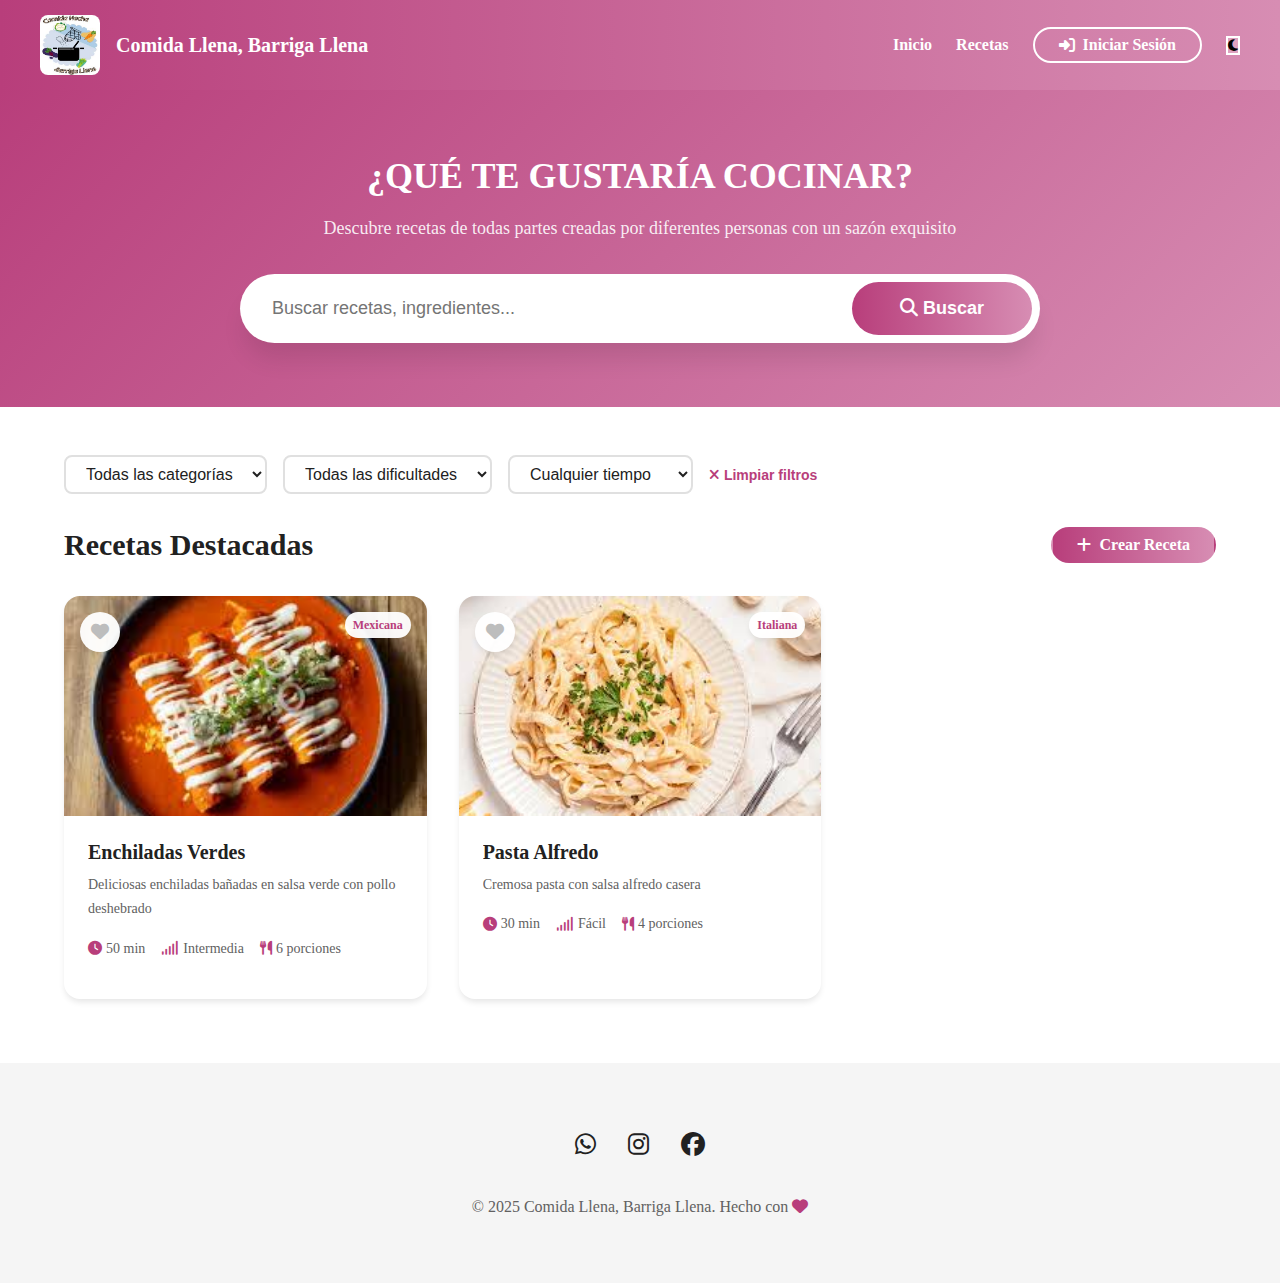
<file: index.html>
<!DOCTYPE html>
<html lang="es">
<head>
    <meta charset="UTF-8">
    <meta name="viewport" content="width=device-width, initial-scale=1.0">

    <title>Comida Hecha con Amor y Sabor - Recetas Deliciosas</title>
    <meta name="description" content="Descubre y comparte recetas deliciosas creadas con amor y sabor. Encuentra recetas de todas partes del mundo.">
    
    <!-- Font Awesome -->
    <link rel="stylesheet" href="https://cdnjs.cloudflare.com/ajax/libs/font-awesome/6.4.0/css/all.min.css">
    
    <!-- Stylesheets -->
    <link rel="stylesheet" href="css/main.css">
    <link rel="stylesheet" href="css/recipes.css">
</head>
<body>

    <!-- Header -->
    <header style="display: flex; justify-content: space-between; align-items: center; padding: 15px 40px; background: linear-gradient(90deg, var(--primary-pink), var(--primary-pink-light)); color: white; flex-wrap: wrap; gap: var(--space-md);">
        <div style="display: flex; align-items: center; gap: var(--space-md);">
            <img src="img/logo.png" alt="Logo" style="width: 60px; height: 60px; border-radius: var(--radius-md);">
            <h1 style="font-size: var(--font-size-xl); margin: 0;">Comida Llena, Barriga Llena</h1>
        </div>

        <nav style="display: flex; align-items: center; gap: var(--space-lg);">
            <a href="index.html" style="color: white; font-weight: var(--font-weight-semibold);">Inicio</a>
            <a href="#recetas" style="color: white; font-weight: var(--font-weight-semibold);">Recetas</a>
            <a href="pages/login.html" class="btn btn-secondary" style="border-color: white; color: white;">
                <i class="fas fa-sign-in-alt"></i> Iniciar Sesión
            </a>
            <button class="dark-mode-toggle" style="background: rgba(255,255,255,0.2); border: 2px solid white;">
                <i class="fas fa-moon"></i>
            </button>
        </nav>
    </header>

    <!-- Hero Section -->
    <section class="search-section">
        <div class="search-container">
            <h1>¿QUÉ TE GUSTARÍA COCINAR?</h1>
            <p>Descubre recetas de todas partes creadas por diferentes personas con un sazón exquisito</p>
            <div class="search-bar-large">
                <input type="text" id="searchInput" placeholder="Buscar recetas, ingredientes...">
                <button type="button">
                    <i class="fas fa-search"></i> Buscar
                </button>
            </div>
        </div>
    </section>

    <!-- Filters -->
    <div class="container">
        <div class="filters-container">
            <select id="categoryFilter" class="filter-select">
                <option value="">Todas las categorías</option>
                <option value="Mexicana">Mexicana</option>
                <option value="Italiana">Italiana</option>
                <option value="Postres">Postres</option>
                <option value="Ensaladas">Ensaladas</option>
                <option value="Sopas">Sopas</option>
            </select>
            
            <select id="difficultyFilter" class="filter-select">
                <option value="">Todas las dificultades</option>
                <option value="Fácil">Fácil</option>
                <option value="Intermedia">Intermedia</option>
                <option value="Difícil">Difícil</option>
            </select>
            
            <select id="timeFilter" class="filter-select">
                <option value="">Cualquier tiempo</option>
                <option value="30">Menos de 30 min</option>
                <option value="60">Menos de 1 hora</option>
                <option value="120">Menos de 2 horas</option>
            </select>
            
            <button id="clearFilters" class="filter-clear">
                <i class="fas fa-times"></i> Limpiar filtros
            </button>
        </div>
    </div>

    <!-- Recipes Grid -->
    <div class="container" id="recetas">
        <div style="display: flex; justify-content: space-between; align-items: center; margin-bottom: var(--space-xl);">
            <h2 style="font-size: var(--font-size-3xl); margin: 0;">Recetas Destacadas</h2>
            <a href="pages/login.html" class="btn btn-primary">
                <i class="fas fa-plus"></i> Crear Receta
            </a>
        </div>
        
        <div class="recipes-grid" id="recipesGrid">
            <!-- Recipes will be loaded by JavaScript -->
        </div>
    </div>

    <!-- Footer -->
    <footer style="background-color: var(--bg-secondary); padding: var(--space-3xl) var(--space-lg); margin-top: var(--space-3xl); text-align: center;">
        <div class="container">
            <div style="display: flex; justify-content: center; gap: var(--space-xl); margin-bottom: var(--space-xl); flex-wrap: wrap;">
                <a href="https://wa.me/" target="_blank" style="color: var(--text-primary); font-size: var(--font-size-2xl);">
                    <i class="fab fa-whatsapp"></i>
                </a>
                <a href="https://instagram.com/" target="_blank" style="color: var(--text-primary); font-size: var(--font-size-2xl);">
                    <i class="fab fa-instagram"></i>
                </a>
                <a href="https://facebook.com/" target="_blank" style="color: var(--text-primary); font-size: var(--font-size-2xl);">
                    <i class="fab fa-facebook"></i>
                </a>
            </div>
            <p style="color: var(--text-secondary); margin: 0;">
                &copy; 2025 Comida Llena, Barriga Llena. Hecho con <i class="fas fa-heart" style="color: var(--primary-pink);"></i>
            </p>
        </div>
    </footer>

    <!-- Scripts -->
    <script src="js/utils.js"></script>
    <script src="js/auth.js"></script>
    <script src="js/recipes.js"></script>
    <script src="js/search.js"></script>
    <script src="js/app.js"></script>


</body>
</html>
</file>
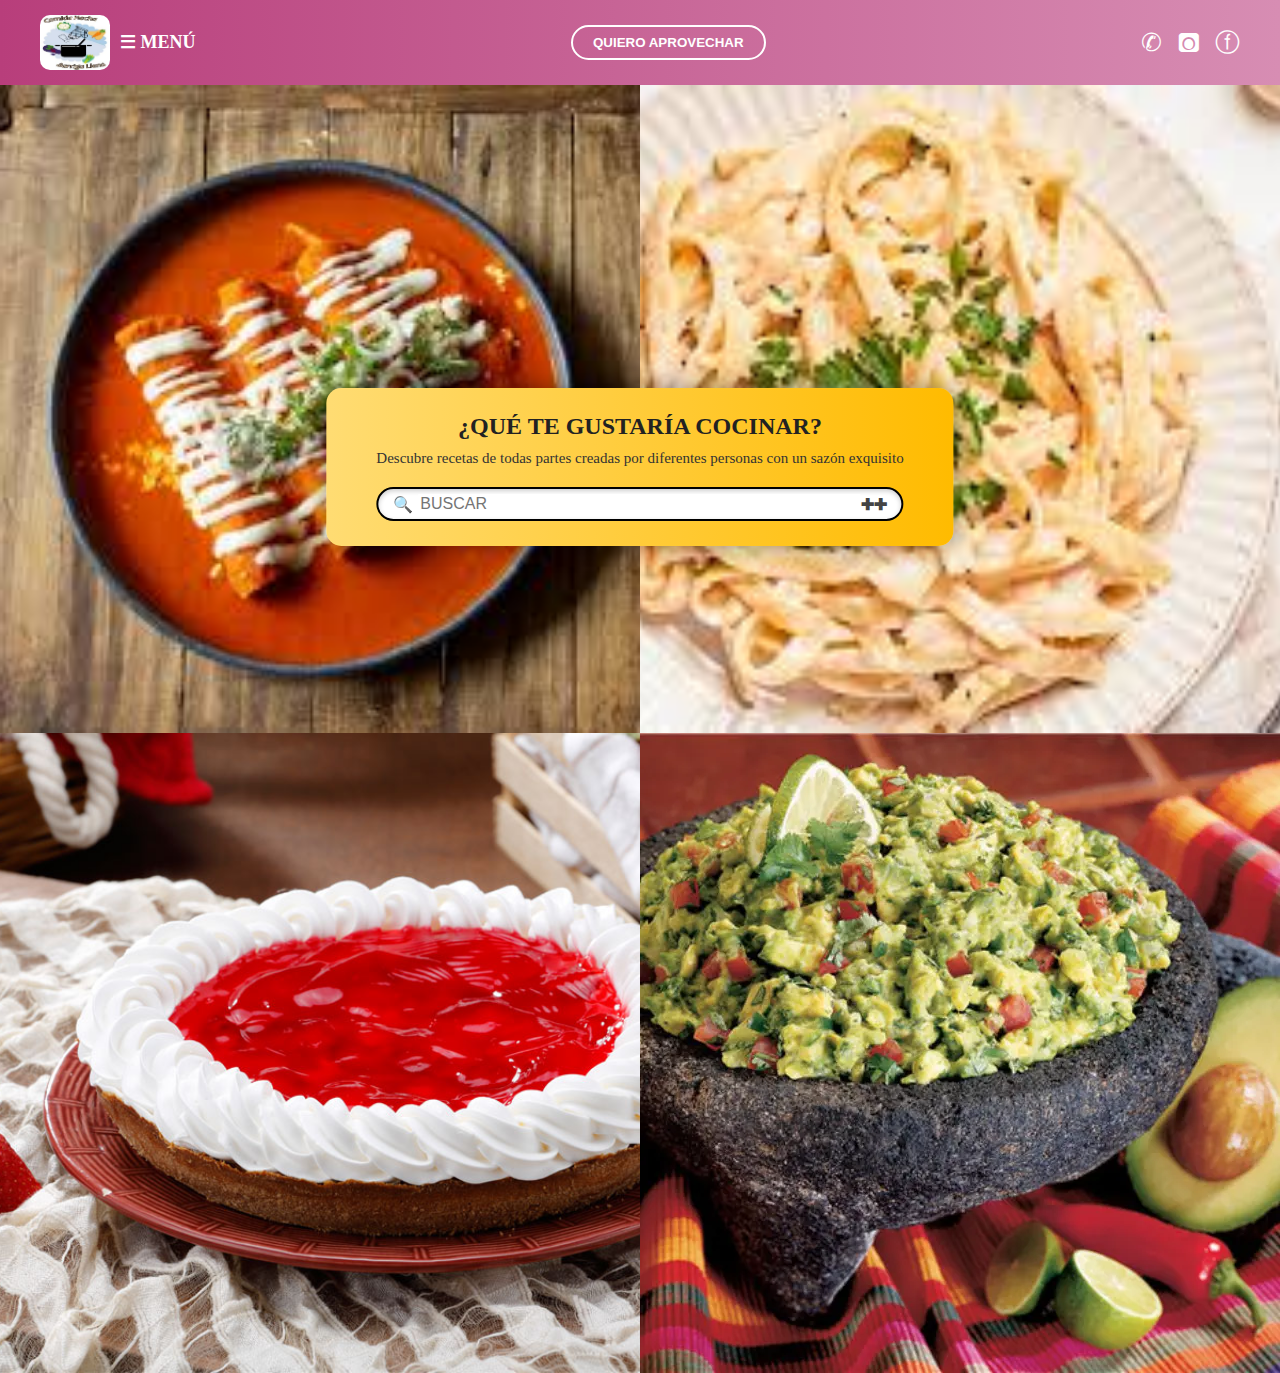
<file: menu.html>
<!DOCTYPE html>
<html lang="es">
<head>
    <meta charset="UTF-8">
    <meta name="viewport" content="width=device-width, initial-scale=1.0">
    <title>Comida Hecha con Amor y Sabor</title>
    <style>
        body {
            margin: 0;
            font-family: 'Georgia', serif;
            background-color: #fff;
        }

        /* --- Encabezado --- */
        header {
            display: flex;
            justify-content: space-between;
            align-items: center;
            padding: 15px 40px;
            background: linear-gradient(90deg, #b83e7b, #d78db3);
            color: white;
            flex-wrap: wrap; /* permite que baje en móvil */
        }

        .logo {
            display: flex;
            align-items: center;
            gap: 10px;
        }

        .logo img {
            width: 70px;
            height: auto;
            border-radius: 10px;
        }

        .menu {
            font-size: 18px;
            cursor: pointer;
            font-weight: bold;
        }

        .btn-aprovechar {
            background-color: transparent;
            border: 2px solid white;
            border-radius: 25px;
            padding: 8px 20px;
            color: white;
            font-weight: bold;
            cursor: pointer;
            transition: 0.3s;
        }

        .btn-aprovechar:hover {
            background-color: white;
            color: #b83e7b;
        }

        .social {
            display: flex;
            align-items: center;
            gap: 15px;
        }

        .social a {
            color: white;
            font-size: 25px;
            text-decoration: none;
            transition: 0.3s;
        }

        .social a:hover {
            color: #ffdc73;
        }

        /* --- Collage imágenes --- */
        .imagenes {
            display: grid;
            grid-template-columns: 1fr 1fr;
            grid-template-rows: 1fr 1fr;
            height: 85vh;
            position: relative;
        }

        .imagenes img {
            width: 100%;
            height: 100%;
            object-fit: cover;
            transition: transform 0.4s ease;
        }

        .imagenes img:hover {
            transform: scale(1.05);
        }

        /* --- Cuadro del buscador --- */
        .buscador {
            position: absolute;
            top: 50%;
            left: 50%;
            transform: translate(-50%, -50%);
            background: linear-gradient(to right, #ffdc73, #ffbb00);
            padding: 25px 50px;
            border-radius: 15px;
            text-align: center;
            box-shadow: 0 0 25px rgba(0,0,0,0.4);
            max-width: 80%;
        }

        .buscador h2 {
            margin: 0;
            font-size: 24px;
            color: #222;
        }

        .buscador p {
            font-size: 15px;
            color: #333;
            margin: 10px 0 20px 0;
        }

        .search-bar {
            display: flex;
            align-items: center;
            border: 2px solid #000;
            border-radius: 25px;
            padding: 5px 15px;
            background-color: white;
            box-shadow: inset 0 2px 5px rgba(0,0,0,0.2);
        }

        .search-bar input {
            border: none;
            outline: none;
            flex: 1;
            font-size: 16px;
            margin-left: 5px;
        }

        .icono {
            font-weight: bold;
            color: #444;
        }

        /* --- Estilos Responsive --- */
        @media (max-width: 900px) {
            .imagenes {
                grid-template-columns: 1fr;
                grid-template-rows: repeat(4, auto);
                height: auto;
            }

            .buscador {
                position: static;
                transform: none;
                margin: 20px auto;
                max-width: 95%;
                padding: 20px;
            }

            header {
                flex-direction: column;
                text-align: center;
                gap: 10px;
            }

            .logo img {
                width: 60px;
            }

            .btn-aprovechar {
                width: 100%;
                max-width: 250px;
            }

            .social {
                justify-content: center;
            }
        }
    </style>
</head>
<body>

    <!-- Encabezado -->
    <header>
        <div class="logo">
            <img src="img/logo.png" alt="Logo">
            <span class="menu">☰ MENÚ</span>
        </div>

        <button class="btn-aprovechar">QUIERO APROVECHAR</button>

        <div class="social">
            <a href="https://wa.me/" target="_blank">✆</a>
            <a href="https://instagram.com/" target="_blank">🅾</a>
            <a href="https://facebook.com/" target="_blank">ⓕ</a>
        </div>
    </header>

    <!-- Collage de imágenes -->
    <div class="imagenes">
        <img src="img/enchiladas.jpg" alt="Comida mexicana">
        <img src="img/pasta.jpg" alt="Pasta italiana">
        <img src="img/pastel.jpg" alt="Pastel de fresa">
        <img src="img/guacamole.jpg" alt="Guacamole">

        <div class="buscador">
            <h2>¿QUÉ TE GUSTARÍA COCINAR?</h2>
            <p>Descubre recetas de todas partes creadas por diferentes personas con un sazón exquisito</p>
            <div class="search-bar">
                <span class="icono">🔍</span>
                <input type="text" placeholder="BUSCAR">
                <span class="icono">✚✚</span>
            </div>
        </div>
    </div>

</body>
</html>
</file>
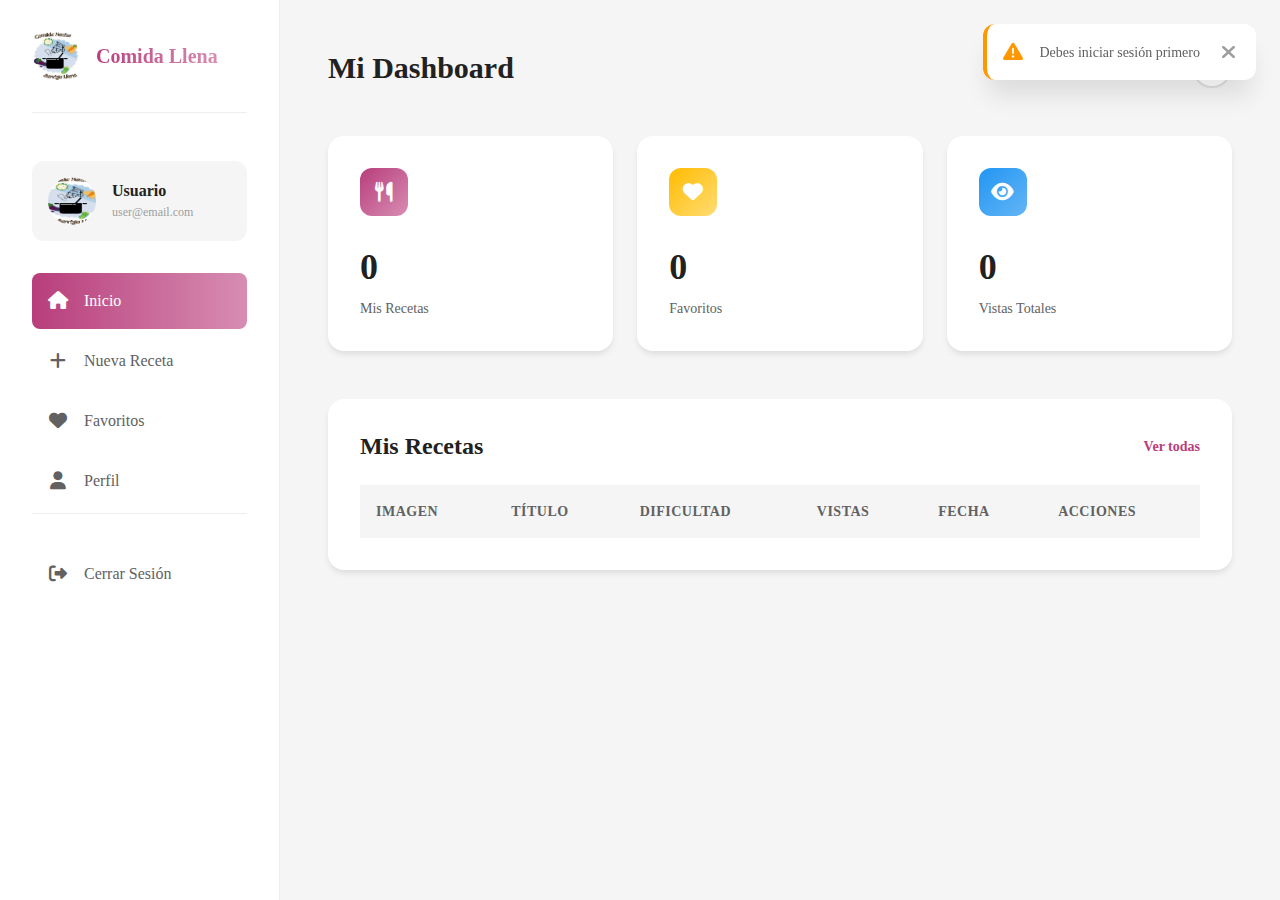
<file: pages/dashboard.html>
﻿<!DOCTYPE html>
<html lang='es'>
<head>
    <meta charset='UTF-8'>
    <meta name='viewport' content='width=device-width, initial-scale=1.0'>
    <title>Dashboard - Comida Llena</title>
    <link rel='stylesheet' href='https://cdnjs.cloudflare.com/ajax/libs/font-awesome/6.4.0/css/all.min.css'>
    <link rel='stylesheet' href='../css/main.css'>
    <link rel='stylesheet' href='../css/dashboard.css'>
</head>
<body>
    <div class='dashboard-layout'>
        <aside class='dashboard-sidebar'>
            <div class='dashboard-logo'>
                <img src='../img/logo.png' alt='Logo'>
                <h2>Comida Llena</h2>
            </div>
            <div class='dashboard-user'>
                <img src='../img/logo.png' alt='Avatar' class='dashboard-user-avatar'>
                <div class='dashboard-user-info'>
                    <h4>Usuario</h4>
                    <p>user@email.com</p>
                </div>
            </div>
            <nav>
                <ul class='dashboard-nav'>
                    <li class='dashboard-nav-item'>
                        <a href='dashboard.html' class='dashboard-nav-link active'>
                            <i class='fas fa-home'></i> Inicio
                        </a>
                    </li>
                    <li class='dashboard-nav-item'>
                        <a href='create-recipe.html' class='dashboard-nav-link'>
                            <i class='fas fa-plus'></i> Nueva Receta
                        </a>
                    </li>
                    <li class='dashboard-nav-item'>
                        <a href='#' class='dashboard-nav-link'>
                            <i class='fas fa-heart'></i> Favoritos
                        </a>
                    </li>
                    <li class='dashboard-nav-item'>
                        <a href='profile.html' class='dashboard-nav-link'>
                            <i class='fas fa-user'></i> Perfil
                        </a>
                    </li>
                </ul>
            </nav>
            <div class='dashboard-sidebar-footer'>
                <a href='#' class='dashboard-nav-link' data-logout>
                    <i class='fas fa-sign-out-alt'></i> Cerrar Sesión
                </a>
            </div>
        </aside>
        <main class='dashboard-main'>
            <div class='dashboard-header'>
                <h1>Mi Dashboard</h1>
                <div class='dashboard-header-actions'>
                    <button class='dark-mode-toggle'><i class='fas fa-moon'></i></button>
                </div>
            </div>
            <div class='stats-grid'>
                <div class='stat-card'>
                    <div class='stat-card-header'>
                        <div class='stat-card-icon pink'><i class='fas fa-utensils'></i></div>
                    </div>
                    <div class='stat-card-value' id='totalRecipes'>0</div>
                    <div class='stat-card-label'>Mis Recetas</div>
                </div>
                <div class='stat-card'>
                    <div class='stat-card-header'>
                        <div class='stat-card-icon yellow'><i class='fas fa-heart'></i></div>
                    </div>
                    <div class='stat-card-value' id='totalFavorites'>0</div>
                    <div class='stat-card-label'>Favoritos</div>
                </div>
                <div class='stat-card'>
                    <div class='stat-card-header'>
                        <div class='stat-card-icon info'><i class='fas fa-eye'></i></div>
                    </div>
                    <div class='stat-card-value' id='totalViews'>0</div>
                    <div class='stat-card-label'>Vistas Totales</div>
                </div>
            </div>
            <div class='dashboard-section' id='userRecipesTable'>
                <div class='dashboard-section-header'>
                    <h2 class='dashboard-section-title'>Mis Recetas</h2>
                    <a href='create-recipe.html' class='dashboard-section-action'>Ver todas</a>
                </div>
                <table class='recipe-table'>
                    <thead>
                        <tr>
                            <th>Imagen</th>
                            <th>Título</th>
                            <th>Dificultad</th>
                            <th>Vistas</th>
                            <th>Fecha</th>
                            <th>Acciones</th>
                        </tr>
                    </thead>
                    <tbody></tbody>
                </table>
            </div>
        </main>
    </div>
    <button class='mobile-menu-toggle'><i class='fas fa-bars'></i></button>
    <script src='../js/utils.js'></script>
    <script src='../js/auth.js'></script>
    <script src='../js/recipes.js'></script>
    <script src='../js/app.js'></script>
</body>
</html>
</file>
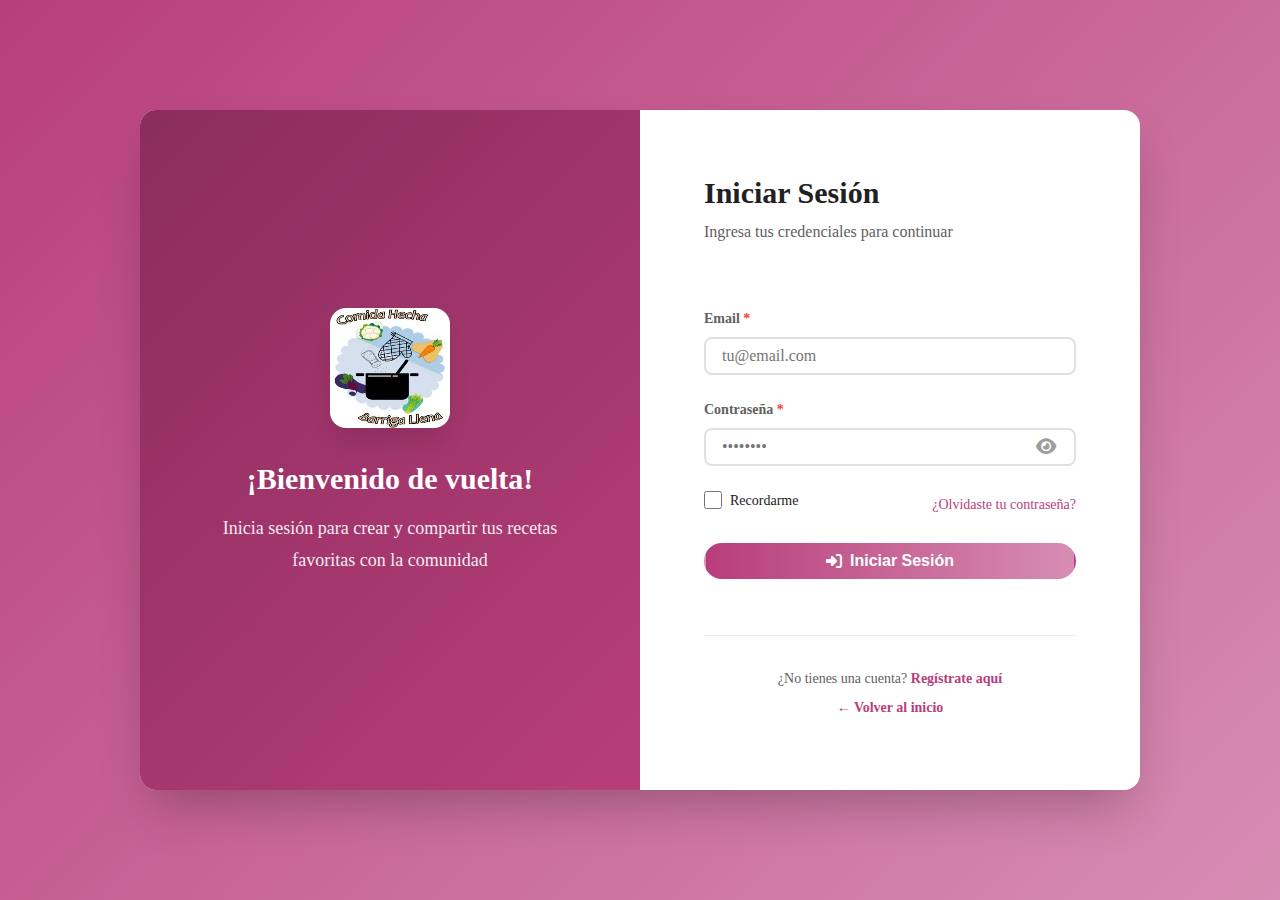
<file: pages/login.html>
<!DOCTYPE html>
<html lang="es">
<head>
    <meta charset="UTF-8">
    <meta name="viewport" content="width=device-width, initial-scale=1.0">
    <title>Iniciar Sesión - Comida Llena</title>
    
    <!-- Font Awesome -->
    <link rel="stylesheet" href="https://cdnjs.cloudflare.com/ajax/libs/font-awesome/6.4.0/css/all.min.css">
    
    <!-- Stylesheets -->
    <link rel="stylesheet" href="../css/main.css">
    <link rel="stylesheet" href="../css/auth.css">
</head>
<body>

    <div class="auth-container">
        <div class="auth-card">
            <!-- Visual Side -->
            <div class="auth-visual">
                <img src="../img/logo.png" alt="Logo" class="auth-visual-logo">
                <h2>¡Bienvenido de vuelta!</h2>
                <p>Inicia sesión para crear y compartir tus recetas favoritas con la comunidad</p>
            </div>

            <!-- Form Side -->
            <div class="auth-form-container">
                <div class="auth-form-header">
                    <h1>Iniciar Sesión</h1>
                    <p>Ingresa tus credenciales para continuar</p>
                </div>

                <form id="loginForm" class="auth-form">
                    <div class="form-group">
                        <label for="email" class="form-label required">Email</label>
                        <input type="email" id="email" name="email" class="form-input" placeholder="tu@email.com" required>
                    </div>

                    <div class="form-group">
                        <label for="password" class="form-label required">Contraseña</label>
                        <div class="password-toggle">
                            <input type="password" id="password" name="password" class="form-input" placeholder="••••••••" required>
                            <button type="button" class="password-toggle-btn">
                                <i class="fas fa-eye"></i>
                            </button>
                        </div>
                    </div>

                    <div class="remember-forgot">
                        <div class="form-check">
                            <input type="checkbox" id="remember" name="remember" class="form-check-input">
                            <label for="remember" class="form-check-label">Recordarme</label>
                        </div>
                        <a href="#" class="forgot-password">¿Olvidaste tu contraseña?</a>
                    </div>

                    <button type="submit" class="btn btn-primary w-100">
                        <i class="fas fa-sign-in-alt"></i> Iniciar Sesión
                    </button>
                </form>

                <div class="auth-form-footer">
                    <p>¿No tienes una cuenta? <a href="register.html">Regístrate aquí</a></p>
                    <p><a href="../index.html">← Volver al inicio</a></p>
                </div>
            </div>
        </div>
    </div>

    <!-- Scripts -->
    <script src="../js/utils.js"></script>
    <script src="../js/auth.js"></script>

</body>
</html>
</file>
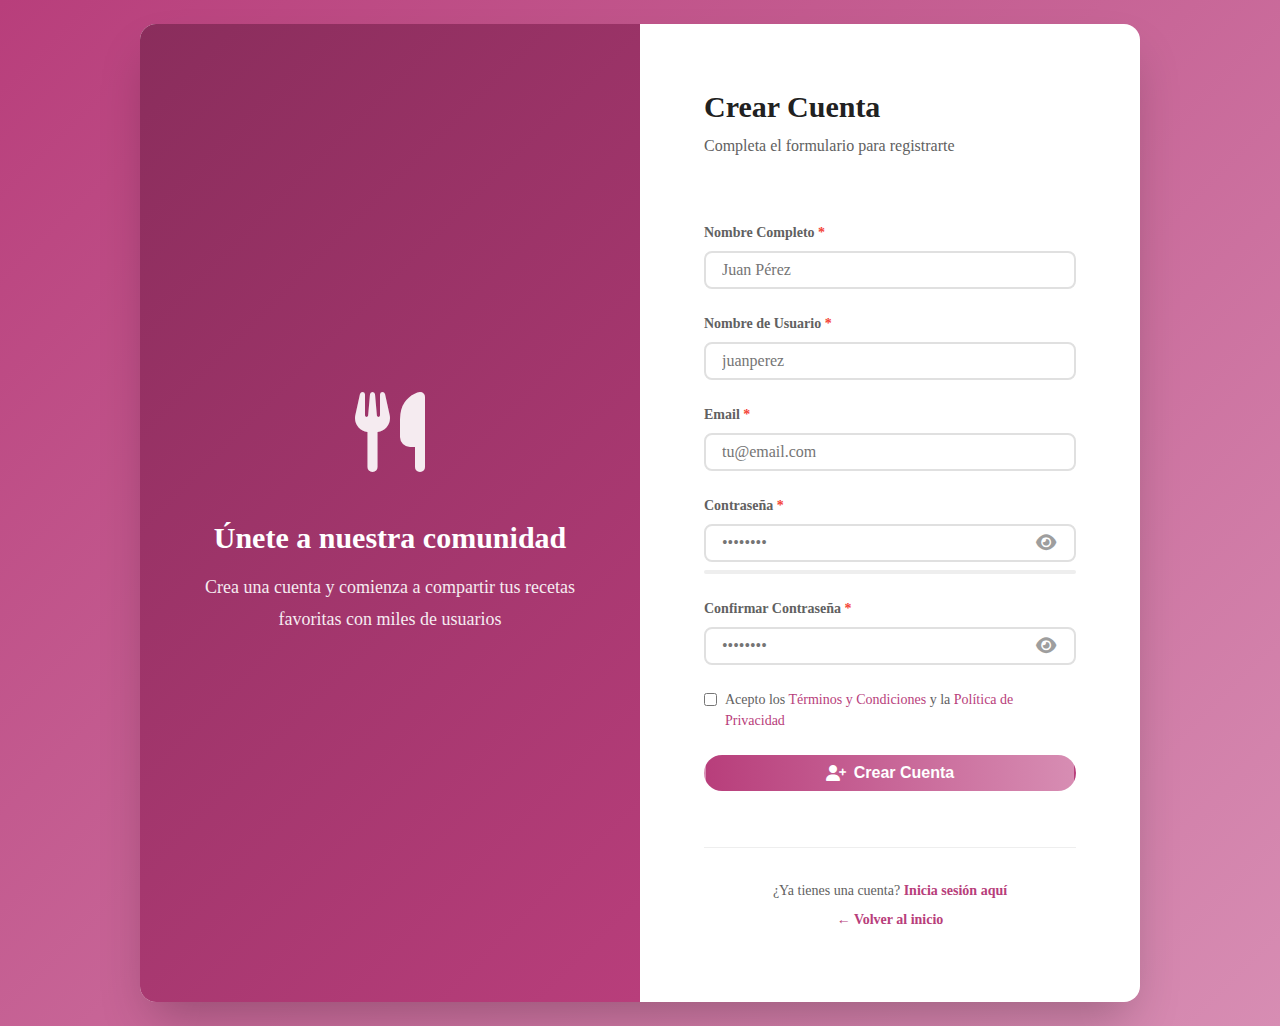
<file: pages/register.html>
<!DOCTYPE html>
<html lang="es">
<head>
    <meta charset="UTF-8">
    <meta name="viewport" content="width=device-width, initial-scale=1.0">
    <title>Registrarse - Comida Llena</title>
    
    <!-- Font Awesome -->
    <link rel="stylesheet" href="https://cdnjs.cloudflare.com/ajax/libs/font-awesome/6.4.0/css/all.min.css">
    
    <!-- Stylesheets -->
    <link rel="stylesheet" href="../css/main.css">
    <link rel="stylesheet" href="../css/auth.css">
</head>
<body>

    <div class="auth-container">
        <div class="auth-card">
            <!-- Visual Side -->
            <div class="auth-visual">
                <div class="auth-visual-icon">
                    <i class="fas fa-utensils"></i>
                </div>
                <h2>Únete a nuestra comunidad</h2>
                <p>Crea una cuenta y comienza a compartir tus recetas favoritas con miles de usuarios</p>
            </div>

            <!-- Form Side -->
            <div class="auth-form-container">
                <div class="auth-form-header">
                    <h1>Crear Cuenta</h1>
                    <p>Completa el formulario para registrarte</p>
                </div>

                <form id="registerForm" class="auth-form">
                    <div class="form-group">
                        <label for="fullName" class="form-label required">Nombre Completo</label>
                        <input type="text" id="fullName" name="fullName" class="form-input" placeholder="Juan Pérez" required>
                    </div>

                    <div class="form-group">
                        <label for="username" class="form-label required">Nombre de Usuario</label>
                        <input type="text" id="username" name="username" class="form-input" placeholder="juanperez" required>
                    </div>

                    <div class="form-group">
                        <label for="email" class="form-label required">Email</label>
                        <input type="email" id="email" name="email" class="form-input" placeholder="tu@email.com" required>
                    </div>

                    <div class="form-group">
                        <label for="password" class="form-label required">Contraseña</label>
                        <div class="password-toggle">
                            <input type="password" id="password" name="password" class="form-input" placeholder="••••••••" required>
                            <button type="button" class="password-toggle-btn">
                                <i class="fas fa-eye"></i>
                            </button>
                        </div>
                        <div class="password-strength">
                            <div class="password-strength-bar"></div>
                        </div>
                        <div class="password-strength-text"></div>
                    </div>

                    <div class="form-group">
                        <label for="confirmPassword" class="form-label required">Confirmar Contraseña</label>
                        <div class="password-toggle">
                            <input type="password" id="confirmPassword" name="confirmPassword" class="form-input" placeholder="••••••••" required>
                            <button type="button" class="password-toggle-btn">
                                <i class="fas fa-eye"></i>
                            </button>
                        </div>
                    </div>

                    <div class="terms-checkbox">
                        <input type="checkbox" id="terms" name="terms" required>
                        <label for="terms">
                            Acepto los <a href="#">Términos y Condiciones</a> y la <a href="#">Política de Privacidad</a>
                        </label>
                    </div>

                    <button type="submit" class="btn btn-primary w-100">
                        <i class="fas fa-user-plus"></i> Crear Cuenta
                    </button>
                </form>

                <div class="auth-form-footer">
                    <p>¿Ya tienes una cuenta? <a href="login.html">Inicia sesión aquí</a></p>
                    <p><a href="../index.html">← Volver al inicio</a></p>
                </div>
            </div>
        </div>
    </div>

    <!-- Scripts -->
    <script src="../js/utils.js"></script>
    <script src="../js/auth.js"></script>

</body>
</html>
</file>
<file: css/main.css>
/* ============================================
   MAIN.CSS - Global Styles & Design System
   ============================================ */

/* ========== CSS VARIABLES ========== */
:root {
    /* Primary Colors */
    --primary-pink: #b83e7b;
    --primary-pink-light: #d78db3;
    --primary-pink-dark: #8a2d5c;
    --primary-yellow: #ffdc73;
    --primary-yellow-dark: #ffbb00;
    
    /* Neutral Colors */
    --white: #ffffff;
    --black: #000000;
    --gray-50: #fafafa;
    --gray-100: #f5f5f5;
    --gray-200: #eeeeee;
    --gray-300: #e0e0e0;
    --gray-400: #bdbdbd;
    --gray-500: #9e9e9e;
    --gray-600: #757575;
    --gray-700: #616161;
    --gray-800: #424242;
    --gray-900: #212121;
    
    /* Semantic Colors */
    --success: #4caf50;
    --success-light: #81c784;
    --error: #f44336;
    --error-light: #e57373;
    --warning: #ff9800;
    --warning-light: #ffb74d;
    --info: #2196f3;
    --info-light: #64b5f6;
    
    /* Background Colors */
    --bg-primary: #ffffff;
    --bg-secondary: #f5f5f5;
    --bg-tertiary: #fafafa;
    --text-primary: #212121;
    --text-secondary: #616161;
    --text-tertiary: #9e9e9e;
    
    /* Spacing */
    --space-xs: 0.25rem;    /* 4px */
    --space-sm: 0.5rem;     /* 8px */
    --space-md: 1rem;       /* 16px */
    --space-lg: 1.5rem;     /* 24px */
    --space-xl: 2rem;       /* 32px */
    --space-2xl: 3rem;      /* 48px */
    --space-3xl: 4rem;      /* 64px */
    
    /* Border Radius */
    --radius-sm: 4px;
    --radius-md: 8px;
    --radius-lg: 12px;
    --radius-xl: 16px;
    --radius-full: 9999px;
    
    /* Shadows */
    --shadow-sm: 0 1px 2px 0 rgba(0, 0, 0, 0.05);
    --shadow-md: 0 4px 6px -1px rgba(0, 0, 0, 0.1);
    --shadow-lg: 0 10px 15px -3px rgba(0, 0, 0, 0.1);
    --shadow-xl: 0 20px 25px -5px rgba(0, 0, 0, 0.1);
    --shadow-2xl: 0 25px 50px -12px rgba(0, 0, 0, 0.25);
    
    /* Typography */
    --font-family-base: 'Georgia', serif;
    --font-family-heading: 'Georgia', serif;
    --font-family-mono: 'Courier New', monospace;
    
    --font-size-xs: 0.75rem;    /* 12px */
    --font-size-sm: 0.875rem;   /* 14px */
    --font-size-base: 1rem;     /* 16px */
    --font-size-lg: 1.125rem;   /* 18px */
    --font-size-xl: 1.25rem;    /* 20px */
    --font-size-2xl: 1.5rem;    /* 24px */
    --font-size-3xl: 1.875rem;  /* 30px */
    --font-size-4xl: 2.25rem;   /* 36px */
    
    --font-weight-normal: 400;
    --font-weight-medium: 500;
    --font-weight-semibold: 600;
    --font-weight-bold: 700;
    
    --line-height-tight: 1.25;
    --line-height-normal: 1.5;
    --line-height-relaxed: 1.75;
    
    /* Transitions */
    --transition-fast: 150ms ease-in-out;
    --transition-base: 250ms ease-in-out;
    --transition-slow: 350ms ease-in-out;
    
    /* Z-index */
    --z-dropdown: 1000;
    --z-sticky: 1020;
    --z-fixed: 1030;
    --z-modal-backdrop: 1040;
    --z-modal: 1050;
    --z-popover: 1060;
    --z-tooltip: 1070;
}

/* Dark Mode Variables */
body.dark-mode {
    --bg-primary: #1a1a1a;
    --bg-secondary: #2d2d2d;
    --bg-tertiary: #3a3a3a;
    --text-primary: #f5f5f5;
    --text-secondary: #bdbdbd;
    --text-tertiary: #9e9e9e;
    
    --gray-50: #212121;
    --gray-100: #2d2d2d;
    --gray-200: #3a3a3a;
    --gray-300: #4a4a4a;
    --gray-400: #616161;
    --gray-500: #757575;
    --gray-600: #9e9e9e;
    --gray-700: #bdbdbd;
    --gray-800: #e0e0e0;
    --gray-900: #f5f5f5;
}

/* ========== RESET & BASE STYLES ========== */
*, *::before, *::after {
    box-sizing: border-box;
    margin: 0;
    padding: 0;
}

html {
    font-size: 16px;
    -webkit-font-smoothing: antialiased;
    -moz-osx-font-smoothing: grayscale;
}

body {
    font-family: var(--font-family-base);
    font-size: var(--font-size-base);
    line-height: var(--line-height-normal);
    color: var(--text-primary);
    background-color: var(--bg-primary);
    transition: background-color var(--transition-base), color var(--transition-base);
}

/* ========== TYPOGRAPHY ========== */
h1, h2, h3, h4, h5, h6 {
    font-family: var(--font-family-heading);
    font-weight: var(--font-weight-bold);
    line-height: var(--line-height-tight);
    margin-bottom: var(--space-md);
}

h1 { font-size: var(--font-size-4xl); }
h2 { font-size: var(--font-size-3xl); }
h3 { font-size: var(--font-size-2xl); }
h4 { font-size: var(--font-size-xl); }
h5 { font-size: var(--font-size-lg); }
h6 { font-size: var(--font-size-base); }

p {
    margin-bottom: var(--space-md);
}

a {
    color: var(--primary-pink);
    text-decoration: none;
    transition: color var(--transition-fast);
}

a:hover {
    color: var(--primary-pink-dark);
}

/* ========== BUTTONS ========== */
.btn {
    display: inline-flex;
    align-items: center;
    justify-content: center;
    gap: var(--space-sm);
    padding: var(--space-sm) var(--space-lg);
    font-size: var(--font-size-base);
    font-weight: var(--font-weight-semibold);
    line-height: 1;
    border: 2px solid transparent;
    border-radius: var(--radius-full);
    cursor: pointer;
    transition: all var(--transition-base);
    text-decoration: none;
    white-space: nowrap;
}

.btn:disabled {
    opacity: 0.5;
    cursor: not-allowed;
}

.btn-primary {
    background: linear-gradient(90deg, var(--primary-pink), var(--primary-pink-light));
    color: var(--white);
    border-color: transparent;
}

.btn-primary:hover:not(:disabled) {
    background: linear-gradient(90deg, var(--primary-pink-dark), var(--primary-pink));
    transform: translateY(-2px);
    box-shadow: var(--shadow-lg);
}

.btn-secondary {
    background-color: transparent;
    color: var(--primary-pink);
    border-color: var(--primary-pink);
}

.btn-secondary:hover:not(:disabled) {
    background-color: var(--primary-pink);
    color: var(--white);
}

.btn-outline {
    background-color: transparent;
    color: var(--text-primary);
    border-color: var(--gray-300);
}

.btn-outline:hover:not(:disabled) {
    background-color: var(--gray-100);
    border-color: var(--gray-400);
}

.btn-success {
    background-color: var(--success);
    color: var(--white);
}

.btn-success:hover:not(:disabled) {
    background-color: var(--success-light);
}

.btn-danger {
    background-color: var(--error);
    color: var(--white);
}

.btn-danger:hover:not(:disabled) {
    background-color: var(--error-light);
}

.btn-sm {
    padding: var(--space-xs) var(--space-md);
    font-size: var(--font-size-sm);
}

.btn-lg {
    padding: var(--space-md) var(--space-xl);
    font-size: var(--font-size-lg);
}

.btn-icon {
    padding: var(--space-sm);
    border-radius: var(--radius-full);
}

/* ========== FORMS ========== */
.form-group {
    margin-bottom: var(--space-lg);
}

.form-label {
    display: block;
    font-size: var(--font-size-sm);
    font-weight: var(--font-weight-semibold);
    color: var(--text-secondary);
    margin-bottom: var(--space-sm);
}

.form-label.required::after {
    content: ' *';
    color: var(--error);
}

.form-input,
.form-textarea,
.form-select {
    width: 100%;
    padding: var(--space-sm) var(--space-md);
    font-size: var(--font-size-base);
    font-family: var(--font-family-base);
    color: var(--text-primary);
    background-color: var(--bg-primary);
    border: 2px solid var(--gray-300);
    border-radius: var(--radius-md);
    transition: all var(--transition-fast);
}

.form-input:focus,
.form-textarea:focus,
.form-select:focus {
    outline: none;
    border-color: var(--primary-pink);
    box-shadow: 0 0 0 3px rgba(184, 62, 123, 0.1);
}

.form-input.error,
.form-textarea.error,
.form-select.error {
    border-color: var(--error);
}

.form-input.success,
.form-textarea.success,
.form-select.success {
    border-color: var(--success);
}

.form-textarea {
    min-height: 100px;
    resize: vertical;
}

.form-error {
    display: block;
    margin-top: var(--space-xs);
    font-size: var(--font-size-sm);
    color: var(--error);
}

.form-help {
    display: block;
    margin-top: var(--space-xs);
    font-size: var(--font-size-sm);
    color: var(--text-tertiary);
}

/* Checkbox & Radio */
.form-check {
    display: flex;
    align-items: center;
    gap: var(--space-sm);
    margin-bottom: var(--space-sm);
}

.form-check-input {
    width: 18px;
    height: 18px;
    cursor: pointer;
}

.form-check-label {
    font-size: var(--font-size-sm);
    cursor: pointer;
}

/* ========== CARDS ========== */
.card {
    background-color: var(--bg-primary);
    border-radius: var(--radius-lg);
    box-shadow: var(--shadow-md);
    overflow: hidden;
    transition: all var(--transition-base);
}

.card:hover {
    box-shadow: var(--shadow-xl);
    transform: translateY(-4px);
}

.card-img {
    width: 100%;
    height: 200px;
    object-fit: cover;
}

.card-body {
    padding: var(--space-lg);
}

.card-title {
    font-size: var(--font-size-xl);
    font-weight: var(--font-weight-bold);
    margin-bottom: var(--space-sm);
}

.card-text {
    color: var(--text-secondary);
    margin-bottom: var(--space-md);
}

.card-footer {
    padding: var(--space-md) var(--space-lg);
    background-color: var(--bg-secondary);
    border-top: 1px solid var(--gray-200);
}

/* ========== BADGES ========== */
.badge {
    display: inline-flex;
    align-items: center;
    gap: var(--space-xs);
    padding: var(--space-xs) var(--space-sm);
    font-size: var(--font-size-xs);
    font-weight: var(--font-weight-semibold);
    border-radius: var(--radius-full);
    white-space: nowrap;
}

.badge-primary {
    background-color: var(--primary-pink);
    color: var(--white);
}

.badge-success {
    background-color: var(--success);
    color: var(--white);
}

.badge-warning {
    background-color: var(--warning);
    color: var(--white);
}

.badge-info {
    background-color: var(--info);
    color: var(--white);
}

.badge-gray {
    background-color: var(--gray-200);
    color: var(--text-primary);
}

/* ========== TOAST NOTIFICATIONS ========== */
.toast-container {
    position: fixed;
    top: var(--space-lg);
    right: var(--space-lg);
    z-index: var(--z-tooltip);
    display: flex;
    flex-direction: column;
    gap: var(--space-sm);
    max-width: 400px;
}

.toast {
    display: flex;
    align-items: center;
    gap: var(--space-md);
    padding: var(--space-md);
    background-color: var(--white);
    border-radius: var(--radius-lg);
    box-shadow: var(--shadow-xl);
    opacity: 0;
    transform: translateX(100%);
    transition: all var(--transition-base);
}

.toast.show {
    opacity: 1;
    transform: translateX(0);
}

.toast-icon {
    font-size: var(--font-size-xl);
    flex-shrink: 0;
}

.toast-content {
    flex: 1;
}

.toast-title {
    font-weight: var(--font-weight-semibold);
    margin-bottom: var(--space-xs);
}

.toast-message {
    font-size: var(--font-size-sm);
    color: var(--text-secondary);
}

.toast-close {
    background: none;
    border: none;
    font-size: var(--font-size-xl);
    color: var(--text-tertiary);
    cursor: pointer;
    padding: 0;
    width: 24px;
    height: 24px;
    display: flex;
    align-items: center;
    justify-content: center;
    border-radius: var(--radius-sm);
    transition: all var(--transition-fast);
}

.toast-close:hover {
    background-color: var(--gray-100);
    color: var(--text-primary);
}

.toast-success { border-left: 4px solid var(--success); }
.toast-success .toast-icon { color: var(--success); }

.toast-error { border-left: 4px solid var(--error); }
.toast-error .toast-icon { color: var(--error); }

.toast-warning { border-left: 4px solid var(--warning); }
.toast-warning .toast-icon { color: var(--warning); }

.toast-info { border-left: 4px solid var(--info); }
.toast-info .toast-icon { color: var(--info); }

/* ========== MODAL ========== */
.modal-backdrop {
    position: fixed;
    top: 0;
    left: 0;
    width: 100%;
    height: 100%;
    background-color: rgba(0, 0, 0, 0.5);
    z-index: var(--z-modal-backdrop);
    display: none;
    opacity: 0;
    transition: opacity var(--transition-base);
}

.modal-backdrop.show {
    display: block;
    opacity: 1;
}

.modal {
    position: fixed;
    top: 50%;
    left: 50%;
    transform: translate(-50%, -50%) scale(0.9);
    background-color: var(--bg-primary);
    border-radius: var(--radius-xl);
    box-shadow: var(--shadow-2xl);
    z-index: var(--z-modal);
    max-width: 500px;
    width: 90%;
    max-height: 90vh;
    overflow-y: auto;
    display: none;
    opacity: 0;
    transition: all var(--transition-base);
}

.modal.show {
    display: block;
    opacity: 1;
    transform: translate(-50%, -50%) scale(1);
}

.modal-header {
    display: flex;
    align-items: center;
    justify-content: space-between;
    padding: var(--space-lg);
    border-bottom: 1px solid var(--gray-200);
}

.modal-title {
    font-size: var(--font-size-xl);
    font-weight: var(--font-weight-bold);
    margin: 0;
}

.modal-close {
    background: none;
    border: none;
    font-size: var(--font-size-2xl);
    color: var(--text-tertiary);
    cursor: pointer;
    padding: 0;
    width: 32px;
    height: 32px;
    display: flex;
    align-items: center;
    justify-content: center;
    border-radius: var(--radius-sm);
    transition: all var(--transition-fast);
}

.modal-close:hover {
    background-color: var(--gray-100);
    color: var(--text-primary);
}

.modal-body {
    padding: var(--space-lg);
}

.modal-footer {
    display: flex;
    align-items: center;
    justify-content: flex-end;
    gap: var(--space-sm);
    padding: var(--space-lg);
    border-top: 1px solid var(--gray-200);
}

/* ========== LOADING ========== */
.spinner {
    width: 40px;
    height: 40px;
    border: 4px solid var(--gray-200);
    border-top-color: var(--primary-pink);
    border-radius: 50%;
    animation: spin 0.8s linear infinite;
}

@keyframes spin {
    to { transform: rotate(360deg); }
}

.loading-overlay {
    position: fixed;
    top: 0;
    left: 0;
    width: 100%;
    height: 100%;
    background-color: rgba(255, 255, 255, 0.9);
    display: none;
    align-items: center;
    justify-content: center;
    z-index: var(--z-modal);
}

body.dark-mode .loading-overlay {
    background-color: rgba(26, 26, 26, 0.9);
}

.loading-overlay.show {
    display: flex;
}

/* ========== UTILITY CLASSES ========== */
.container {
    width: 100%;
    max-width: 1200px;
    margin: 0 auto;
    padding: 0 var(--space-lg);
}

.container-fluid {
    width: 100%;
    padding: 0 var(--space-lg);
}

/* Flexbox */
.d-flex { display: flex; }
.flex-column { flex-direction: column; }
.flex-wrap { flex-wrap: wrap; }
.align-items-center { align-items: center; }
.align-items-start { align-items: flex-start; }
.align-items-end { align-items: flex-end; }
.justify-content-center { justify-content: center; }
.justify-content-between { justify-content: space-between; }
.justify-content-around { justify-content: space-around; }
.justify-content-end { justify-content: flex-end; }
.gap-xs { gap: var(--space-xs); }
.gap-sm { gap: var(--space-sm); }
.gap-md { gap: var(--space-md); }
.gap-lg { gap: var(--space-lg); }
.gap-xl { gap: var(--space-xl); }

/* Grid */
.grid {
    display: grid;
    gap: var(--space-lg);
}

.grid-cols-1 { grid-template-columns: repeat(1, 1fr); }
.grid-cols-2 { grid-template-columns: repeat(2, 1fr); }
.grid-cols-3 { grid-template-columns: repeat(3, 1fr); }
.grid-cols-4 { grid-template-columns: repeat(4, 1fr); }

/* Spacing */
.m-0 { margin: 0; }
.mt-sm { margin-top: var(--space-sm); }
.mt-md { margin-top: var(--space-md); }
.mt-lg { margin-top: var(--space-lg); }
.mb-sm { margin-bottom: var(--space-sm); }
.mb-md { margin-bottom: var(--space-md); }
.mb-lg { margin-bottom: var(--space-lg); }
.p-0 { padding: 0; }
.pt-sm { padding-top: var(--space-sm); }
.pt-md { padding-top: var(--space-md); }
.pt-lg { padding-top: var(--space-lg); }
.pb-sm { padding-bottom: var(--space-sm); }
.pb-md { padding-bottom: var(--space-md); }
.pb-lg { padding-bottom: var(--space-lg); }

/* Text */
.text-center { text-align: center; }
.text-left { text-align: left; }
.text-right { text-align: right; }
.text-primary { color: var(--primary-pink); }
.text-secondary { color: var(--text-secondary); }
.text-success { color: var(--success); }
.text-error { color: var(--error); }
.text-warning { color: var(--warning); }
.font-bold { font-weight: var(--font-weight-bold); }
.font-semibold { font-weight: var(--font-weight-semibold); }
.text-sm { font-size: var(--font-size-sm); }
.text-lg { font-size: var(--font-size-lg); }
.text-xl { font-size: var(--font-size-xl); }

/* Display */
.d-none { display: none; }
.d-block { display: block; }
.d-inline-block { display: inline-block; }

/* Position */
.position-relative { position: relative; }
.position-absolute { position: absolute; }
.position-fixed { position: fixed; }

/* Width */
.w-100 { width: 100%; }
.w-50 { width: 50%; }

/* ========== RESPONSIVE ========== */
@media (max-width: 768px) {
    :root {
        --font-size-4xl: 1.875rem;
        --font-size-3xl: 1.5rem;
        --font-size-2xl: 1.25rem;
    }
    
    .grid-cols-2,
    .grid-cols-3,
    .grid-cols-4 {
        grid-template-columns: 1fr;
    }
    
    .toast-container {
        left: var(--space-md);
        right: var(--space-md);
        max-width: none;
    }
    
    .modal {
        width: 95%;
    }
}

@media (min-width: 769px) and (max-width: 1024px) {
    .grid-cols-3,
    .grid-cols-4 {
        grid-template-columns: repeat(2, 1fr);
    }
}
</file>
<file: css/recipes.css>
/* ============================================
   RECIPES.CSS - Recipe Cards, Detail & Forms
   ============================================ */

/* ========== RECIPE CARDS ========== */
.recipes-grid {
    display: grid;
    grid-template-columns: repeat(auto-fill, minmax(300px, 1fr));
    gap: var(--space-xl);
    margin-top: var(--space-xl);
}

.recipe-card {
    background-color: var(--bg-primary);
    border-radius: var(--radius-xl);
    overflow: hidden;
    box-shadow: var(--shadow-md);
    transition: all var(--transition-base);
    cursor: pointer;
    position: relative;
}

.recipe-card:hover {
    transform: translateY(-8px);
    box-shadow: var(--shadow-2xl);
}

.recipe-card-img-container {
    position: relative;
    width: 100%;
    height: 220px;
    overflow: hidden;
}

.recipe-card-img {
    width: 100%;
    height: 100%;
    object-fit: cover;
    transition: transform var(--transition-slow);
}

.recipe-card:hover .recipe-card-img {
    transform: scale(1.1);
}

.recipe-card-badge {
    position: absolute;
    top: var(--space-md);
    right: var(--space-md);
    background-color: rgba(255, 255, 255, 0.95);
    padding: var(--space-xs) var(--space-sm);
    border-radius: var(--radius-full);
    font-size: var(--font-size-xs);
    font-weight: var(--font-weight-bold);
    color: var(--primary-pink);
    box-shadow: var(--shadow-md);
}

.recipe-card-favorite {
    position: absolute;
    top: var(--space-md);
    left: var(--space-md);
    background-color: rgba(255, 255, 255, 0.95);
    border: none;
    width: 40px;
    height: 40px;
    border-radius: var(--radius-full);
    display: flex;
    align-items: center;
    justify-content: center;
    cursor: pointer;
    transition: all var(--transition-base);
    box-shadow: var(--shadow-md);
}

.recipe-card-favorite:hover {
    transform: scale(1.1);
    background-color: var(--white);
}

.recipe-card-favorite i {
    font-size: var(--font-size-lg);
    color: var(--gray-400);
    transition: color var(--transition-fast);
}

.recipe-card-favorite.active i {
    color: var(--error);
}

.recipe-card-body {
    padding: var(--space-lg);
}

.recipe-card-title {
    font-size: var(--font-size-xl);
    font-weight: var(--font-weight-bold);
    margin-bottom: var(--space-sm);
    color: var(--text-primary);
    display: -webkit-box;
    -webkit-line-clamp: 2;
    -webkit-box-orient: vertical;
    overflow: hidden;
}

.recipe-card-description {
    font-size: var(--font-size-sm);
    color: var(--text-secondary);
    margin-bottom: var(--space-md);
    display: -webkit-box;
    -webkit-line-clamp: 2;
    -webkit-box-orient: vertical;
    overflow: hidden;
    line-height: var(--line-height-relaxed);
}

.recipe-card-meta {
    display: flex;
    align-items: center;
    gap: var(--space-md);
    margin-bottom: var(--space-md);
    flex-wrap: wrap;
}

.recipe-card-meta-item {
    display: flex;
    align-items: center;
    gap: var(--space-xs);
    font-size: var(--font-size-sm);
    color: var(--text-secondary);
}

.recipe-card-meta-item i {
    color: var(--primary-pink);
}

.recipe-card-author {
    display: flex;
    align-items: center;
    gap: var(--space-sm);
    padding-top: var(--space-md);
    border-top: 1px solid var(--gray-200);
}

.recipe-card-author-avatar {
    width: 32px;
    height: 32px;
    border-radius: var(--radius-full);
    object-fit: cover;
}

.recipe-card-author-name {
    font-size: var(--font-size-sm);
    color: var(--text-secondary);
    flex: 1;
}

.recipe-card-rating {
    display: flex;
    align-items: center;
    gap: var(--space-xs);
}

.recipe-card-rating i {
    color: var(--primary-yellow-dark);
    font-size: var(--font-size-sm);
}

.recipe-card-rating-value {
    font-size: var(--font-size-sm);
    font-weight: var(--font-weight-semibold);
    color: var(--text-primary);
}

/* ========== RECIPE DETAIL ========== */
.recipe-detail-container {
    max-width: 1000px;
    margin: 0 auto;
    padding: var(--space-2xl) var(--space-lg);
}

.recipe-detail-header {
    margin-bottom: var(--space-2xl);
}

.recipe-detail-title {
    font-size: var(--font-size-4xl);
    font-weight: var(--font-weight-bold);
    margin-bottom: var(--space-md);
    color: var(--text-primary);
}

.recipe-detail-meta {
    display: flex;
    align-items: center;
    gap: var(--space-xl);
    flex-wrap: wrap;
    margin-bottom: var(--space-lg);
}

.recipe-detail-author {
    display: flex;
    align-items: center;
    gap: var(--space-sm);
}

.recipe-detail-author-avatar {
    width: 48px;
    height: 48px;
    border-radius: var(--radius-full);
    object-fit: cover;
}

.recipe-detail-author-info h4 {
    font-size: var(--font-size-base);
    margin-bottom: 2px;
}

.recipe-detail-author-info p {
    font-size: var(--font-size-sm);
    color: var(--text-tertiary);
    margin: 0;
}

.recipe-detail-actions {
    display: flex;
    gap: var(--space-sm);
    margin-top: var(--space-lg);
}

.recipe-detail-img {
    width: 100%;
    height: 500px;
    object-fit: cover;
    border-radius: var(--radius-xl);
    margin-bottom: var(--space-2xl);
    box-shadow: var(--shadow-xl);
}

.recipe-detail-content {
    display: grid;
    grid-template-columns: 1fr 2fr;
    gap: var(--space-2xl);
}

.recipe-detail-sidebar {
    position: sticky;
    top: var(--space-xl);
    height: fit-content;
}

.recipe-info-card {
    background-color: var(--bg-secondary);
    padding: var(--space-xl);
    border-radius: var(--radius-xl);
    margin-bottom: var(--space-lg);
}

.recipe-info-card h3 {
    font-size: var(--font-size-xl);
    margin-bottom: var(--space-lg);
    color: var(--text-primary);
}

.recipe-info-item {
    display: flex;
    justify-content: space-between;
    align-items: center;
    padding: var(--space-md) 0;
    border-bottom: 1px solid var(--gray-300);
}

.recipe-info-item:last-child {
    border-bottom: none;
}

.recipe-info-label {
    font-size: var(--font-size-sm);
    color: var(--text-secondary);
    display: flex;
    align-items: center;
    gap: var(--space-sm);
}

.recipe-info-label i {
    color: var(--primary-pink);
}

.recipe-info-value {
    font-size: var(--font-size-base);
    font-weight: var(--font-weight-semibold);
    color: var(--text-primary);
}

.recipe-ingredients {
    background-color: var(--bg-secondary);
    padding: var(--space-xl);
    border-radius: var(--radius-xl);
}

.recipe-ingredients h3 {
    font-size: var(--font-size-xl);
    margin-bottom: var(--space-lg);
}

.recipe-ingredients ul {
    list-style: none;
}

.recipe-ingredients li {
    padding: var(--space-sm) 0;
    padding-left: var(--space-xl);
    position: relative;
    color: var(--text-primary);
}

.recipe-ingredients li::before {
    content: '✓';
    position: absolute;
    left: 0;
    color: var(--primary-pink);
    font-weight: var(--font-weight-bold);
}

.recipe-detail-main {}

.recipe-description {
    font-size: var(--font-size-lg);
    line-height: var(--line-height-relaxed);
    color: var(--text-secondary);
    margin-bottom: var(--space-2xl);
}

.recipe-instructions {
    margin-bottom: var(--space-2xl);
}

.recipe-instructions h3 {
    font-size: var(--font-size-2xl);
    margin-bottom: var(--space-lg);
}

.recipe-step {
    display: flex;
    gap: var(--space-lg);
    margin-bottom: var(--space-xl);
    padding-bottom: var(--space-xl);
    border-bottom: 1px solid var(--gray-200);
}

.recipe-step:last-child {
    border-bottom: none;
}

.recipe-step-number {
    flex-shrink: 0;
    width: 48px;
    height: 48px;
    background: linear-gradient(135deg, var(--primary-pink), var(--primary-pink-light));
    color: var(--white);
    border-radius: var(--radius-full);
    display: flex;
    align-items: center;
    justify-content: center;
    font-size: var(--font-size-xl);
    font-weight: var(--font-weight-bold);
}

.recipe-step-content {
    flex: 1;
}

.recipe-step-content p {
    font-size: var(--font-size-base);
    line-height: var(--line-height-relaxed);
    color: var(--text-primary);
}

/* ========== RECIPE FORM ========== */
.recipe-form-container {
    max-width: 900px;
    margin: 0 auto;
    padding: var(--space-2xl) var(--space-lg);
}

.recipe-form-header {
    margin-bottom: var(--space-2xl);
}

.recipe-form-header h1 {
    font-size: var(--font-size-3xl);
    margin-bottom: var(--space-sm);
}

.recipe-form-header p {
    color: var(--text-secondary);
}

.recipe-form {
    background-color: var(--bg-secondary);
    padding: var(--space-2xl);
    border-radius: var(--radius-xl);
}

.image-upload {
    margin-bottom: var(--space-xl);
}

.image-upload-area {
    border: 2px dashed var(--gray-300);
    border-radius: var(--radius-lg);
    padding: var(--space-2xl);
    text-align: center;
    cursor: pointer;
    transition: all var(--transition-base);
    background-color: var(--bg-primary);
}

.image-upload-area:hover {
    border-color: var(--primary-pink);
    background-color: var(--gray-50);
}

.image-upload-area.has-image {
    padding: 0;
    border: none;
}

.image-upload-icon {
    font-size: 48px;
    color: var(--text-tertiary);
    margin-bottom: var(--space-md);
}

.image-upload-text h4 {
    font-size: var(--font-size-lg);
    margin-bottom: var(--space-sm);
}

.image-upload-text p {
    font-size: var(--font-size-sm);
    color: var(--text-tertiary);
}

.image-preview {
    position: relative;
    width: 100%;
    height: 400px;
    border-radius: var(--radius-lg);
    overflow: hidden;
}

.image-preview img {
    width: 100%;
    height: 100%;
    object-fit: cover;
}

.image-preview-remove {
    position: absolute;
    top: var(--space-md);
    right: var(--space-md);
    background-color: var(--error);
    color: var(--white);
    border: none;
    width: 40px;
    height: 40px;
    border-radius: var(--radius-full);
    cursor: pointer;
    display: flex;
    align-items: center;
    justify-content: center;
    transition: all var(--transition-base);
}

.image-preview-remove:hover {
    background-color: var(--error-light);
    transform: scale(1.1);
}

.dynamic-list {
    margin-bottom: var(--space-lg);
}

.dynamic-list-item {
    display: flex;
    gap: var(--space-sm);
    margin-bottom: var(--space-sm);
}

.dynamic-list-item input,
.dynamic-list-item textarea {
    flex: 1;
}

.dynamic-list-remove {
    background-color: var(--error);
    color: var(--white);
    border: none;
    padding: var(--space-sm) var(--space-md);
    border-radius: var(--radius-md);
    cursor: pointer;
    transition: all var(--transition-fast);
}

.dynamic-list-remove:hover {
    background-color: var(--error-light);
}

.dynamic-list-add {
    display: inline-flex;
    align-items: center;
    gap: var(--space-xs);
    background-color: var(--primary-pink);
    color: var(--white);
    border: none;
    padding: var(--space-sm) var(--space-md);
    border-radius: var(--radius-md);
    cursor: pointer;
    font-size: var(--font-size-sm);
    font-weight: var(--font-weight-semibold);
    transition: all var(--transition-base);
}

.dynamic-list-add:hover {
    background-color: var(--primary-pink-dark);
}

.form-row {
    display: grid;
    grid-template-columns: repeat(auto-fit, minmax(200px, 1fr));
    gap: var(--space-lg);
}

.recipe-form-actions {
    display: flex;
    gap: var(--space-md);
    justify-content: flex-end;
    margin-top: var(--space-2xl);
    padding-top: var(--space-xl);
    border-top: 1px solid var(--gray-300);
}

/* ========== SEARCH & FILTERS ========== */
.search-section {
    background: linear-gradient(135deg, var(--primary-pink), var(--primary-pink-light));
    padding: var(--space-3xl) var(--space-lg);
    margin-bottom: var(--space-2xl);
}

.search-container {
    max-width: 800px;
    margin: 0 auto;
    text-align: center;
}

.search-container h1 {
    color: var(--white);
    font-size: var(--font-size-4xl);
    margin-bottom: var(--space-md);
}

.search-container p {
    color: rgba(255, 255, 255, 0.9);
    font-size: var(--font-size-lg);
    margin-bottom: var(--space-xl);
}

.search-bar-large {
    display: flex;
    background-color: var(--white);
    border-radius: var(--radius-full);
    padding: var(--space-sm);
    box-shadow: var(--shadow-xl);
}

.search-bar-large input {
    flex: 1;
    border: none;
    outline: none;
    padding: var(--space-md) var(--space-lg);
    font-size: var(--font-size-lg);
    background: transparent;
}

.search-bar-large button {
    background: linear-gradient(90deg, var(--primary-pink), var(--primary-pink-light));
    color: var(--white);
    border: none;
    padding: var(--space-md) var(--space-2xl);
    border-radius: var(--radius-full);
    font-size: var(--font-size-lg);
    font-weight: var(--font-weight-bold);
    cursor: pointer;
    transition: all var(--transition-base);
}

.search-bar-large button:hover {
    transform: scale(1.05);
    box-shadow: var(--shadow-lg);
}

.filters-container {
    display: flex;
    gap: var(--space-md);
    align-items: center;
    margin-bottom: var(--space-xl);
    flex-wrap: wrap;
}

.filter-select {
    padding: var(--space-sm) var(--space-md);
    border: 2px solid var(--gray-300);
    border-radius: var(--radius-md);
    font-size: var(--font-size-base);
    background-color: var(--bg-primary);
    color: var(--text-primary);
    cursor: pointer;
    transition: all var(--transition-fast);
}

.filter-select:focus {
    outline: none;
    border-color: var(--primary-pink);
}

.filter-clear {
    color: var(--primary-pink);
    background: none;
    border: none;
    cursor: pointer;
    font-size: var(--font-size-sm);
    font-weight: var(--font-weight-semibold);
    transition: color var(--transition-fast);
}

.filter-clear:hover {
    color: var(--primary-pink-dark);
    text-decoration: underline;
}

/* Responsive */
@media (max-width: 768px) {
    .recipe-detail-content {
        grid-template-columns: 1fr;
    }

    .recipe-detail-sidebar {
        position: static;
    }

    .recipe-detail-img {
        height: 300px;
    }

    .recipes-grid {
        grid-template-columns: 1fr;
    }

    .search-bar-large {
        flex-direction: column;
    }

    .search-bar-large button {
        width: 100%;
    }
}
</file>
<file: css/dashboard.css>
/* ============================================
   DASHBOARD.CSS - User Dashboard Styles
   ============================================ */

.dashboard-layout {
    display: grid;
    grid-template-columns: 280px 1fr;
    min-height: 100vh;
    background-color: var(--bg-secondary);
}

/* ========== SIDEBAR ========== */
.dashboard-sidebar {
    background-color: var(--bg-primary);
    border-right: 1px solid var(--gray-200);
    padding: var(--space-xl);
    position: sticky;
    top: 0;
    height: 100vh;
    overflow-y: auto;
}

.dashboard-logo {
    display: flex;
    align-items: center;
    gap: var(--space-md);
    margin-bottom: var(--space-2xl);
    padding-bottom: var(--space-xl);
    border-bottom: 1px solid var(--gray-200);
}

.dashboard-logo img {
    width: 48px;
    height: 48px;
    border-radius: var(--radius-md);
}

.dashboard-logo h2 {
    font-size: var(--font-size-xl);
    margin: 0;
    background: linear-gradient(90deg, var(--primary-pink), var(--primary-pink-light));
    -webkit-background-clip: text;
    -webkit-text-fill-color: transparent;
    background-clip: text;
}

.dashboard-user {
    display: flex;
    align-items: center;
    gap: var(--space-md);
    padding: var(--space-md);
    background-color: var(--bg-secondary);
    border-radius: var(--radius-lg);
    margin-bottom: var(--space-xl);
}

.dashboard-user-avatar {
    width: 48px;
    height: 48px;
    border-radius: var(--radius-full);
    object-fit: cover;
}

.dashboard-user-info h4 {
    font-size: var(--font-size-base);
    margin-bottom: 2px;
}

.dashboard-user-info p {
    font-size: var(--font-size-xs);
    color: var(--text-tertiary);
    margin: 0;
}

.dashboard-nav {
    list-style: none;
}

.dashboard-nav-item {
    margin-bottom: var(--space-xs);
}

.dashboard-nav-link {
    display: flex;
    align-items: center;
    gap: var(--space-md);
    padding: var(--space-md);
    color: var(--text-secondary);
    text-decoration: none;
    border-radius: var(--radius-md);
    transition: all var(--transition-fast);
    font-weight: var(--font-weight-medium);
}

.dashboard-nav-link:hover {
    background-color: var(--bg-secondary);
    color: var(--text-primary);
}

.dashboard-nav-link.active {
    background: linear-gradient(90deg, var(--primary-pink), var(--primary-pink-light));
    color: var(--white);
}

.dashboard-nav-link i {
    font-size: var(--font-size-lg);
    width: 20px;
    text-align: center;
}

.dashboard-nav-badge {
    margin-left: auto;
    background-color: var(--primary-pink);
    color: var(--white);
    padding: 2px 8px;
    border-radius: var(--radius-full);
    font-size: var(--font-size-xs);
    font-weight: var(--font-weight-bold);
}

.dashboard-sidebar-footer {
    margin-top: auto;
    padding-top: var(--space-xl);
    border-top: 1px solid var(--gray-200);
}

/* ========== MAIN CONTENT ========== */
.dashboard-main {
    padding: var(--space-2xl);
    overflow-y: auto;
}

.dashboard-header {
    display: flex;
    align-items: center;
    justify-content: space-between;
    margin-bottom: var(--space-2xl);
    flex-wrap: wrap;
    gap: var(--space-lg);
}

.dashboard-header h1 {
    font-size: var(--font-size-3xl);
    margin: 0;
}

.dashboard-header-actions {
    display: flex;
    gap: var(--space-sm);
    align-items: center;
}

.dark-mode-toggle {
    background-color: var(--bg-primary);
    border: 2px solid var(--gray-300);
    width: 40px;
    height: 40px;
    border-radius: var(--radius-full);
    display: flex;
    align-items: center;
    justify-content: center;
    cursor: pointer;
    transition: all var(--transition-base);
}

.dark-mode-toggle:hover {
    border-color: var(--primary-pink);
    background-color: var(--gray-50);
}

.dark-mode-toggle i {
    font-size: var(--font-size-lg);
    color: var(--text-primary);
}

/* ========== STATS CARDS ========== */
.stats-grid {
    display: grid;
    grid-template-columns: repeat(auto-fit, minmax(250px, 1fr));
    gap: var(--space-lg);
    margin-bottom: var(--space-2xl);
}

.stat-card {
    background-color: var(--bg-primary);
    padding: var(--space-xl);
    border-radius: var(--radius-xl);
    box-shadow: var(--shadow-md);
    transition: all var(--transition-base);
}

.stat-card:hover {
    transform: translateY(-4px);
    box-shadow: var(--shadow-lg);
}

.stat-card-header {
    display: flex;
    align-items: center;
    justify-content: space-between;
    margin-bottom: var(--space-lg);
}

.stat-card-icon {
    width: 48px;
    height: 48px;
    border-radius: var(--radius-lg);
    display: flex;
    align-items: center;
    justify-content: center;
    font-size: var(--font-size-xl);
}

.stat-card-icon.pink {
    background: linear-gradient(135deg, var(--primary-pink), var(--primary-pink-light));
    color: var(--white);
}

.stat-card-icon.yellow {
    background: linear-gradient(135deg, var(--primary-yellow-dark), var(--primary-yellow));
    color: var(--white);
}

.stat-card-icon.success {
    background: linear-gradient(135deg, var(--success), var(--success-light));
    color: var(--white);
}

.stat-card-icon.info {
    background: linear-gradient(135deg, var(--info), var(--info-light));
    color: var(--white);
}

.stat-card-trend {
    display: flex;
    align-items: center;
    gap: var(--space-xs);
    font-size: var(--font-size-sm);
    font-weight: var(--font-weight-semibold);
}

.stat-card-trend.up {
    color: var(--success);
}

.stat-card-trend.down {
    color: var(--error);
}

.stat-card-value {
    font-size: var(--font-size-4xl);
    font-weight: var(--font-weight-bold);
    color: var(--text-primary);
    margin-bottom: var(--space-xs);
}

.stat-card-label {
    font-size: var(--font-size-sm);
    color: var(--text-secondary);
}

/* ========== DASHBOARD SECTIONS ========== */
.dashboard-section {
    background-color: var(--bg-primary);
    padding: var(--space-xl);
    border-radius: var(--radius-xl);
    box-shadow: var(--shadow-md);
    margin-bottom: var(--space-xl);
}

.dashboard-section-header {
    display: flex;
    align-items: center;
    justify-content: space-between;
    margin-bottom: var(--space-lg);
}

.dashboard-section-title {
    font-size: var(--font-size-2xl);
    margin: 0;
}

.dashboard-section-action {
    color: var(--primary-pink);
    text-decoration: none;
    font-weight: var(--font-weight-semibold);
    font-size: var(--font-size-sm);
    transition: color var(--transition-fast);
}

.dashboard-section-action:hover {
    color: var(--primary-pink-dark);
    text-decoration: underline;
}

/* ========== RECIPE TABLE ========== */
.recipe-table {
    width: 100%;
    border-collapse: collapse;
}

.recipe-table thead {
    background-color: var(--bg-secondary);
}

.recipe-table th {
    padding: var(--space-md);
    text-align: left;
    font-size: var(--font-size-sm);
    font-weight: var(--font-weight-semibold);
    color: var(--text-secondary);
    text-transform: uppercase;
    letter-spacing: 0.5px;
}

.recipe-table td {
    padding: var(--space-md);
    border-bottom: 1px solid var(--gray-200);
}

.recipe-table tr:last-child td {
    border-bottom: none;
}

.recipe-table-img {
    width: 60px;
    height: 60px;
    border-radius: var(--radius-md);
    object-fit: cover;
}

.recipe-table-title {
    font-weight: var(--font-weight-semibold);
    color: var(--text-primary);
    margin-bottom: var(--space-xs);
}

.recipe-table-category {
    font-size: var(--font-size-sm);
    color: var(--text-tertiary);
}

.recipe-table-actions {
    display: flex;
    gap: var(--space-sm);
}

.recipe-table-action-btn {
    background: none;
    border: none;
    padding: var(--space-xs);
    cursor: pointer;
    color: var(--text-secondary);
    transition: color var(--transition-fast);
    font-size: var(--font-size-lg);
}

.recipe-table-action-btn:hover {
    color: var(--primary-pink);
}

.recipe-table-action-btn.delete:hover {
    color: var(--error);
}

/* ========== EMPTY STATE ========== */
.empty-state {
    text-align: center;
    padding: var(--space-3xl) var(--space-lg);
}

.empty-state-icon {
    font-size: 80px;
    color: var(--text-tertiary);
    margin-bottom: var(--space-lg);
    opacity: 0.5;
}

.empty-state h3 {
    font-size: var(--font-size-2xl);
    margin-bottom: var(--space-md);
    color: var(--text-primary);
}

.empty-state p {
    font-size: var(--font-size-base);
    color: var(--text-secondary);
    margin-bottom: var(--space-xl);
}

/* ========== ACTIVITY FEED ========== */
.activity-feed {
    list-style: none;
}

.activity-item {
    display: flex;
    gap: var(--space-md);
    padding: var(--space-md) 0;
    border-bottom: 1px solid var(--gray-200);
}

.activity-item:last-child {
    border-bottom: none;
}

.activity-icon {
    width: 40px;
    height: 40px;
    border-radius: var(--radius-full);
    display: flex;
    align-items: center;
    justify-content: center;
    flex-shrink: 0;
    font-size: var(--font-size-lg);
}

.activity-icon.pink {
    background-color: rgba(184, 62, 123, 0.1);
    color: var(--primary-pink);
}

.activity-icon.success {
    background-color: rgba(76, 175, 80, 0.1);
    color: var(--success);
}

.activity-icon.info {
    background-color: rgba(33, 150, 243, 0.1);
    color: var(--info);
}

.activity-content {
    flex: 1;
}

.activity-text {
    font-size: var(--font-size-sm);
    color: var(--text-primary);
    margin-bottom: var(--space-xs);
}

.activity-time {
    font-size: var(--font-size-xs);
    color: var(--text-tertiary);
}

/* ========== MOBILE MENU ========== */
.mobile-menu-toggle {
    display: none;
    position: fixed;
    bottom: var(--space-lg);
    right: var(--space-lg);
    width: 56px;
    height: 56px;
    background: linear-gradient(135deg, var(--primary-pink), var(--primary-pink-light));
    color: var(--white);
    border: none;
    border-radius: var(--radius-full);
    font-size: var(--font-size-2xl);
    cursor: pointer;
    box-shadow: var(--shadow-xl);
    z-index: var(--z-fixed);
    transition: all var(--transition-base);
}

.mobile-menu-toggle:hover {
    transform: scale(1.1);
}

/* Responsive */
@media (max-width: 1024px) {
    .dashboard-layout {
        grid-template-columns: 1fr;
    }

    .dashboard-sidebar {
        position: fixed;
        left: -100%;
        top: 0;
        width: 280px;
        height: 100vh;
        z-index: var(--z-modal);
        transition: left var(--transition-base);
        box-shadow: var(--shadow-2xl);
    }

    .dashboard-sidebar.show {
        left: 0;
    }

    .mobile-menu-toggle {
        display: flex;
        align-items: center;
        justify-content: center;
    }

    .mobile-menu-backdrop {
        display: none;
        position: fixed;
        top: 0;
        left: 0;
        width: 100%;
        height: 100%;
        background-color: rgba(0, 0, 0, 0.5);
        z-index: calc(var(--z-modal) - 1);
    }

    .mobile-menu-backdrop.show {
        display: block;
    }
}

@media (max-width: 768px) {
    .dashboard-main {
        padding: var(--space-lg);
    }

    .stats-grid {
        grid-template-columns: 1fr;
    }

    .dashboard-header {
        flex-direction: column;
        align-items: flex-start;
    }

    .recipe-table {
        display: block;
        overflow-x: auto;
    }
}

@media (max-width: 480px) {
    .stat-card-value {
        font-size: var(--font-size-3xl);
    }

    .dashboard-section {
        padding: var(--space-lg);
    }
}
</file>
<file: css/auth.css>
/* ============================================
   AUTH.CSS - Login & Register Page Styles
   ============================================ */

.auth-container {
    min-height: 100vh;
    display: flex;
    align-items: center;
    justify-content: center;
    background: linear-gradient(135deg, var(--primary-pink) 0%, var(--primary-pink-light) 100%);
    padding: var(--space-lg);
}

.auth-card {
    background-color: var(--bg-primary);
    border-radius: var(--radius-xl);
    box-shadow: var(--shadow-2xl);
    overflow: hidden;
    max-width: 1000px;
    width: 100%;
    display: grid;
    grid-template-columns: 1fr 1fr;
}

.auth-visual {
    background: linear-gradient(135deg, var(--primary-pink-dark) 0%, var(--primary-pink) 100%);
    padding: var(--space-3xl);
    display: flex;
    flex-direction: column;
    align-items: center;
    justify-content: center;
    color: var(--white);
    text-align: center;
}

.auth-visual-logo {
    width: 120px;
    height: 120px;
    margin-bottom: var(--space-xl);
    border-radius: var(--radius-xl);
    box-shadow: var(--shadow-xl);
}

.auth-visual h2 {
    font-size: var(--font-size-3xl);
    margin-bottom: var(--space-md);
}

.auth-visual p {
    font-size: var(--font-size-lg);
    opacity: 0.9;
    line-height: var(--line-height-relaxed);
}

.auth-visual-icon {
    font-size: 80px;
    margin-bottom: var(--space-lg);
    opacity: 0.9;
}

.auth-form-container {
    padding: var(--space-3xl);
    display: flex;
    flex-direction: column;
    justify-content: center;
}

.auth-form-header {
    margin-bottom: var(--space-2xl);
}

.auth-form-header h1 {
    font-size: var(--font-size-3xl);
    color: var(--text-primary);
    margin-bottom: var(--space-sm);
}

.auth-form-header p {
    color: var(--text-secondary);
    font-size: var(--font-size-base);
}

.auth-form {
    margin-bottom: var(--space-lg);
}

.auth-form .form-group {
    margin-bottom: var(--space-lg);
}

.auth-form-footer {
    text-align: center;
    margin-top: var(--space-xl);
    padding-top: var(--space-xl);
    border-top: 1px solid var(--gray-200);
}

.auth-form-footer p {
    color: var(--text-secondary);
    font-size: var(--font-size-sm);
    margin-bottom: var(--space-sm);
}

.auth-form-footer a {
    color: var(--primary-pink);
    font-weight: var(--font-weight-semibold);
    text-decoration: none;
    transition: color var(--transition-fast);
}

.auth-form-footer a:hover {
    color: var(--primary-pink-dark);
    text-decoration: underline;
}

.auth-divider {
    display: flex;
    align-items: center;
    gap: var(--space-md);
    margin: var(--space-xl) 0;
    color: var(--text-tertiary);
    font-size: var(--font-size-sm);
}

.auth-divider::before,
.auth-divider::after {
    content: '';
    flex: 1;
    height: 1px;
    background-color: var(--gray-300);
}

.auth-social {
    display: flex;
    gap: var(--space-md);
}

.auth-social-btn {
    flex: 1;
    display: flex;
    align-items: center;
    justify-content: center;
    gap: var(--space-sm);
    padding: var(--space-md);
    border: 2px solid var(--gray-300);
    border-radius: var(--radius-md);
    background-color: var(--bg-primary);
    color: var(--text-primary);
    font-weight: var(--font-weight-semibold);
    cursor: pointer;
    transition: all var(--transition-base);
}

.auth-social-btn:hover {
    border-color: var(--primary-pink);
    background-color: var(--gray-50);
}

.auth-social-btn i {
    font-size: var(--font-size-lg);
}

.password-toggle {
    position: relative;
}

.password-toggle-btn {
    position: absolute;
    right: var(--space-md);
    top: 50%;
    transform: translateY(-50%);
    background: none;
    border: none;
    color: var(--text-tertiary);
    cursor: pointer;
    padding: var(--space-xs);
    font-size: var(--font-size-lg);
    transition: color var(--transition-fast);
}

.password-toggle-btn:hover {
    color: var(--text-primary);
}

.password-strength {
    margin-top: var(--space-sm);
    height: 4px;
    background-color: var(--gray-200);
    border-radius: var(--radius-full);
    overflow: hidden;
}

.password-strength-bar {
    height: 100%;
    width: 0;
    transition: all var(--transition-base);
    border-radius: var(--radius-full);
}

.password-strength-bar.weak {
    width: 33%;
    background-color: var(--error);
}

.password-strength-bar.medium {
    width: 66%;
    background-color: var(--warning);
}

.password-strength-bar.strong {
    width: 100%;
    background-color: var(--success);
}

.password-strength-text {
    margin-top: var(--space-xs);
    font-size: var(--font-size-xs);
    color: var(--text-tertiary);
}

.remember-forgot {
    display: flex;
    align-items: center;
    justify-content: space-between;
    margin-bottom: var(--space-lg);
}

.forgot-password {
    font-size: var(--font-size-sm);
    color: var(--primary-pink);
    text-decoration: none;
    transition: color var(--transition-fast);
}

.forgot-password:hover {
    color: var(--primary-pink-dark);
    text-decoration: underline;
}

.terms-checkbox {
    display: flex;
    align-items: flex-start;
    gap: var(--space-sm);
    margin-bottom: var(--space-lg);
}

.terms-checkbox input {
    margin-top: 4px;
    flex-shrink: 0;
}

.terms-checkbox label {
    font-size: var(--font-size-sm);
    color: var(--text-secondary);
    line-height: var(--line-height-normal);
}

.terms-checkbox a {
    color: var(--primary-pink);
    text-decoration: none;
}

.terms-checkbox a:hover {
    text-decoration: underline;
}

/* Responsive */
@media (max-width: 768px) {
    .auth-card {
        grid-template-columns: 1fr;
    }

    .auth-visual {
        display: none;
    }

    .auth-form-container {
        padding: var(--space-xl);
    }

    .auth-social {
        flex-direction: column;
    }
}

@media (max-width: 480px) {
    .auth-container {
        padding: var(--space-md);
    }

    .auth-form-container {
        padding: var(--space-lg);
    }

    .auth-form-header h1 {
        font-size: var(--font-size-2xl);
    }
}
</file>
